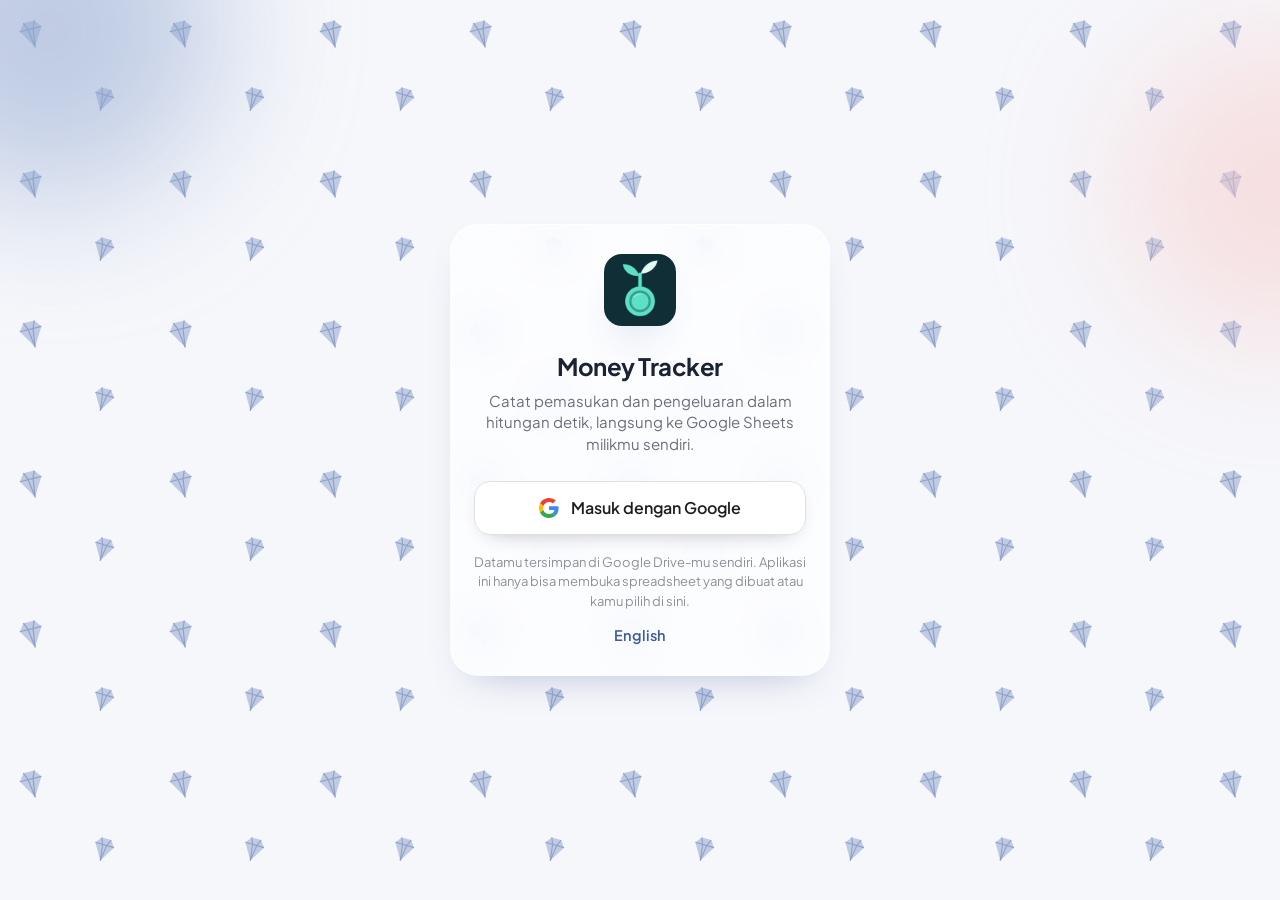
<file: index.html>
<!doctype html>
<html lang="id">
<head>
  <meta charset="utf-8">
  <meta name="viewport" content="width=device-width, initial-scale=1, viewport-fit=cover">
  <title>Money Tracker</title>
  <meta name="description" content="Catat pemasukan dan pengeluaran langsung ke Google Sheets.">
  <meta name="theme-color" content="#ffffff">
  <meta name="color-scheme" content="light">
  <meta name="apple-mobile-web-app-capable" content="yes">
  <meta name="mobile-web-app-capable" content="yes">
  <meta name="apple-mobile-web-app-status-bar-style" content="default">
  <meta name="apple-mobile-web-app-title" content="Money Tracker">
  <meta name="format-detection" content="telephone=no">
  <link rel="manifest" href="manifest.webmanifest">
  <link rel="icon" href="favicon.png" type="image/png">
  <link rel="apple-touch-icon" href="apple-touch-icon.png">
  <link rel="preconnect" href="https://fonts.googleapis.com">
  <link rel="preconnect" href="https://fonts.gstatic.com" crossorigin>
  <link href="https://fonts.googleapis.com/css2?family=Plus+Jakarta+Sans:wght@400;500;600;700;800&display=swap" rel="stylesheet">
  <link rel="stylesheet" href="app.css">
</head>
<body>
  <!-- Latar lembut: dua cahaya Serenity & Rose Quartz -->
  <div class="aura" aria-hidden="true"><span class="aura-a"></span><span class="aura-b"></span></div>

  <!-- ============ MASUK DENGAN GOOGLE ============ -->
  <section id="welcome" class="lock" hidden>
    <div class="lock-inner">
      <img class="lock-logo" src="icon-192.png" alt="" width="72" height="72">
      <h1 class="lock-title">Money Tracker</h1>
      <p class="lock-sub" data-i18n="welcome.sub">Catat pemasukan dan pengeluaran dalam hitungan detik, langsung ke Google Sheets milikmu sendiri.</p>
      <button type="button" class="btn-google" id="btnGoogle"><svg viewBox="0 0 48 48" width="20" height="20" aria-hidden="true"><path fill="#EA4335" d="M24 9.5c3.54 0 6.71 1.22 9.21 3.6l6.85-6.85C35.9 2.38 30.47 0 24 0 14.62 0 6.51 5.38 2.56 13.22l7.98 6.19C12.43 13.72 17.74 9.5 24 9.5z"/><path fill="#4285F4" d="M46.98 24.55c0-1.57-.15-3.09-.38-4.55H24v9.02h12.94c-.58 2.96-2.26 5.48-4.78 7.18l7.73 6c4.51-4.18 7.09-10.36 7.09-17.65z"/><path fill="#FBBC05" d="M10.53 28.59c-.48-1.45-.76-2.99-.76-4.59s.27-3.14.76-4.59l-7.98-6.19C.92 16.46 0 20.12 0 24c0 3.88.92 7.54 2.56 10.78l7.97-6.19z"/><path fill="#34A853" d="M24 48c6.48 0 11.93-2.13 15.89-5.81l-7.73-6c-2.15 1.45-4.92 2.3-8.16 2.3-6.26 0-11.57-4.22-13.47-9.91l-7.98 6.19C6.51 42.62 14.62 48 24 48z"/></svg><span data-i18n="welcome.google">Masuk dengan Google</span></button>
      <p class="field-error welcome-err" id="welcomeMsg" role="alert" hidden></p>
      <p class="welcome-note" data-i18n="welcome.privacy">Datamu tersimpan di Google Drive-mu sendiri. Aplikasi ini hanya bisa membuka spreadsheet yang dibuat atau kamu pilih di sini.</p>
      <button type="button" class="link-btn" id="welcomeLang">English</button>
    </div>
  </section>

  <!-- ============ PILIH SPREADSHEET ============ -->
  <section id="connect" class="lock" hidden>
    <div class="lock-inner setup-inner">
      <img class="lock-logo" src="icon-192.png" alt="" width="64" height="64">
      <h1 class="lock-title" data-i18n="connect.title">Hubungkan spreadsheet</h1>
      <p class="lock-sub" data-i18n="connect.sub">Buat spreadsheet baru dari template Money Tracker, atau pakai spreadsheet yang sudah ada.</p>
      <div class="connect-actions">
        <button type="button" class="btn-primary" id="btnCreate" data-i18n="connect.create">Buat spreadsheet baru</button>
        <button type="button" class="btn-ghost" id="btnPick" data-i18n="connect.pick">Pilih dari Google Drive</button>
      </div>
      <p class="field-error welcome-err" id="connectMsg" role="alert" hidden></p>
      <div id="connectList"></div>
      <p class="welcome-note"><span id="connectEmail"></span> <button type="button" class="link-btn" id="connectLogout" data-i18n="connect.other">Pakai akun lain</button></p>
    </div>
  </section>

  <!-- ============ APLIKASI ============ -->
  <div id="app" class="app" hidden>
    <header class="topbar">
      <div class="topbar-title">
        <h1 id="viewTitle">Beranda</h1>
        <span class="sync" id="syncState" aria-live="polite"></span>
      </div>
      <div class="topbar-actions">
        <button type="button" class="icon-btn" id="btnTheme" data-i18n-aria="theme.title" aria-label="Pilih tema">
          <svg viewBox="0 0 24 24" width="22" height="22"><path d="M12 3a9 9 0 1 0 0 18c1.3 0 2-.9 2-2 0-.6-.3-1-.6-1.4-.3-.4-.6-.8-.6-1.4 0-1.1.9-2 2-2H17a4 4 0 0 0 4-4c0-4-4-7.2-9-7.2Z" fill="none" stroke="currentColor" stroke-width="1.8" stroke-linejoin="round"/><circle cx="7.5" cy="11" r="1.3" fill="currentColor"/><circle cx="10" cy="7" r="1.3" fill="currentColor"/><circle cx="15" cy="7" r="1.3" fill="currentColor"/></svg>
        </button>
        <button type="button" class="icon-btn" id="btnRefresh" data-i18n-aria="action.refresh" aria-label="Muat ulang">
          <svg viewBox="0 0 24 24" width="22" height="22"><path d="M20 11a8 8 0 1 0-2.3 5.7M20 5v6h-6" fill="none" stroke="currentColor" stroke-width="1.8" stroke-linecap="round" stroke-linejoin="round"/></svg>
        </button>
        <button type="button" class="icon-btn" id="btnSettings" data-i18n-aria="nav.settings" aria-label="Pengaturan">
          <svg viewBox="0 0 24 24" width="22" height="22"><circle cx="12" cy="12" r="3" fill="none" stroke="currentColor" stroke-width="1.8"/><path d="M19.4 15a1.7 1.7 0 0 0 .3 1.8l.1.1a2 2 0 1 1-2.8 2.8l-.1-.1a1.7 1.7 0 0 0-1.8-.3 1.7 1.7 0 0 0-1 1.5V21a2 2 0 1 1-4 0v-.1a1.7 1.7 0 0 0-1.1-1.5 1.7 1.7 0 0 0-1.8.3l-.1.1a2 2 0 1 1-2.8-2.8l.1-.1a1.7 1.7 0 0 0 .3-1.8 1.7 1.7 0 0 0-1.5-1H3a2 2 0 1 1 0-4h.1a1.7 1.7 0 0 0 1.5-1.1 1.7 1.7 0 0 0-.3-1.8l-.1-.1a2 2 0 1 1 2.8-2.8l.1.1a1.7 1.7 0 0 0 1.8.3H9a1.7 1.7 0 0 0 1-1.5V3a2 2 0 1 1 4 0v.1a1.7 1.7 0 0 0 1 1.5 1.7 1.7 0 0 0 1.8-.3l.1-.1a2 2 0 1 1 2.8 2.8l-.1.1a1.7 1.7 0 0 0-.3 1.8V9a1.7 1.7 0 0 0 1.5 1H21a2 2 0 1 1 0 4h-.1a1.7 1.7 0 0 0-1.5 1Z" fill="none" stroke="currentColor" stroke-width="1.5"/></svg>
        </button>
      </div>
    </header>

    <main class="views">
      <!-- BERANDA -->
      <section class="view" id="view-home" data-view="home">
        <div class="period" id="periodHome" role="tablist"></div>
        <div class="custom-range" id="customHome" hidden></div>

        <article class="hero glass" id="hero" aria-live="polite"></article>

        <h2 class="section-title" data-i18n="home.insights">Insight</h2>
        <div class="insights" id="insights"></div>

        <div class="section-head">
          <h2 class="section-title" data-i18n="home.recent">Transaksi terbaru</h2>
          <button type="button" class="link-btn" data-goto="history" data-i18n="home.seeAll">Lihat semua</button>
        </div>
        <ul class="tx-list" id="recentList"></ul>
      </section>

      <!-- RIWAYAT -->
      <section class="view" id="view-history" data-view="history" hidden>
        <div class="search">
          <svg viewBox="0 0 24 24" width="20" height="20" aria-hidden="true"><circle cx="11" cy="11" r="7" fill="none" stroke="currentColor" stroke-width="1.8"/><path d="m20 20-3.5-3.5" stroke="currentColor" stroke-width="1.8" stroke-linecap="round"/></svg>
          <input id="hSearch" type="search" enterkeyhint="search" autocomplete="off" data-i18n-ph="history.search" placeholder="Cari catatan, kategori, nominal">
        </div>
        <div class="filters">
          <div class="seg seg-sm" id="hType" role="tablist">
            <button type="button" data-v="all" class="on" data-i18n="history.all">Semua</button>
            <button type="button" data-v="expense" data-i18n="type.expense">Pengeluaran</button>
            <button type="button" data-v="income" data-i18n="type.income">Pemasukan</button>
          </div>
          <div class="filter-row">
            <label class="select">
              <span class="sr-only" data-i18n="field.category">Kategori</span>
              <select id="hCategory"></select>
            </label>
            <label class="date-pill"><span data-i18n="history.from">Dari</span><input type="date" id="hFrom"></label>
            <label class="date-pill"><span data-i18n="history.to">Sampai</span><input type="date" id="hTo"></label>
          </div>
        </div>
        <p class="result-meta" id="hMeta"></p>
        <div id="historyList"></div>
      </section>

      <!-- ANALISIS -->
      <section class="view" id="view-stats" data-view="stats" hidden>
        <div class="period" id="periodStats" role="tablist"></div>
        <div class="custom-range" id="customStats" hidden></div>

        <article class="card">
          <div class="card-head">
            <h2 data-i18n="stats.byCategory">Pengeluaran per kategori</h2>
            <span class="card-sub" id="catTotal"></span>
          </div>
          <div id="chartCategory"></div>
        </article>

        <article class="card">
          <div class="card-head">
            <h2 data-i18n="stats.trend">Tren pengeluaran</h2>
            <div class="seg seg-xs" id="trendGran">
              <button type="button" data-v="day" class="on" data-i18n="stats.daily">Harian</button>
              <button type="button" data-v="month" data-i18n="stats.monthly">Bulanan</button>
            </div>
          </div>
          <div class="chart" id="chartTrend"></div>
        </article>

        <article class="card">
          <div class="card-head">
            <h2 data-i18n="stats.compare">Pemasukan vs pengeluaran</h2>
            <span class="card-sub" data-i18n="stats.last6">6 bulan terakhir</span>
          </div>
          <div class="legend" id="compareLegend"></div>
          <div class="chart" id="chartCompare"></div>
          <details class="table-toggle">
            <summary data-i18n="stats.showTable">Lihat sebagai tabel</summary>
            <div id="compareTable"></div>
          </details>
        </article>
      </section>

      <!-- ASET -->
      <section class="view" id="view-assets" data-view="assets" hidden>
        <article class="hero glass" id="assetHero"></article>
        <div id="assetList"></div>
      </section>
    </main>

    <!-- Navigasi bawah -->
    <nav class="tabbar" aria-label="Navigasi">
      <button type="button" class="tab on" data-goto="home">
        <svg viewBox="0 0 24 24" width="24" height="24" aria-hidden="true"><path d="M4 10.5 12 4l8 6.5V19a1 1 0 0 1-1 1h-4.5v-5.5h-5V20H5a1 1 0 0 1-1-1v-8.5Z" fill="none" stroke="currentColor" stroke-width="1.8" stroke-linejoin="round"/></svg>
        <span data-i18n="nav.home">Beranda</span>
      </button>
      <button type="button" class="tab" data-goto="history">
        <svg viewBox="0 0 24 24" width="24" height="24" aria-hidden="true"><path d="M8 6h12M8 12h12M8 18h12" stroke="currentColor" stroke-width="1.8" stroke-linecap="round"/><circle cx="4" cy="6" r="1.2" fill="currentColor"/><circle cx="4" cy="12" r="1.2" fill="currentColor"/><circle cx="4" cy="18" r="1.2" fill="currentColor"/></svg>
        <span data-i18n="nav.history">Riwayat</span>
      </button>
      <button type="button" class="fab" id="fab" data-i18n-aria="action.add" aria-label="Tambah transaksi">
        <svg viewBox="0 0 24 24" width="28" height="28" aria-hidden="true"><path d="M12 5v14M5 12h14" stroke="currentColor" stroke-width="2.4" stroke-linecap="round"/></svg>
      </button>
      <button type="button" class="tab" data-goto="stats">
        <svg viewBox="0 0 24 24" width="24" height="24" aria-hidden="true"><path d="M5 20V11M12 20V5M19 20v-6" stroke="currentColor" stroke-width="1.8" stroke-linecap="round"/></svg>
        <span data-i18n="nav.stats">Analisis</span>
      </button>
      <button type="button" class="tab" data-goto="assets">
        <svg viewBox="0 0 24 24" width="24" height="24" aria-hidden="true"><rect x="3" y="6" width="18" height="13" rx="2.5" fill="none" stroke="currentColor" stroke-width="1.8"/><path d="M3 10h18M16 14.5h2" stroke="currentColor" stroke-width="1.8" stroke-linecap="round"/><path d="M7 6V4.8A1.8 1.8 0 0 1 8.8 3h6.4A1.8 1.8 0 0 1 17 4.8V6" fill="none" stroke="currentColor" stroke-width="1.8"/></svg>
        <span data-i18n="nav.assets">Aset</span>
      </button>
    </nav>
  </div>

  <!-- ============ LEMBAR BAWAH (form) ============ -->
  <div class="scrim" id="scrim" hidden></div>

  <section class="sheet" id="txSheet" role="dialog" aria-modal="true" aria-labelledby="txTitle" hidden>
    <div class="sheet-grip" aria-hidden="true"></div>
    <header class="sheet-head">
      <h2 id="txTitle" data-i18n="tx.new">Transaksi baru</h2>
      <button type="button" class="icon-btn" data-close data-i18n-aria="action.close" aria-label="Tutup">
        <svg viewBox="0 0 24 24" width="22" height="22"><path d="m6 6 12 12M18 6 6 18" stroke="currentColor" stroke-width="2" stroke-linecap="round"/></svg>
      </button>
    </header>
    <form id="txForm" class="sheet-body" novalidate>
      <div class="seg seg-type" id="txType" role="tablist">
        <button type="button" data-v="expense" class="on" data-i18n="type.expense">Pengeluaran</button>
        <button type="button" data-v="income" data-i18n="type.income">Pemasukan</button>
      </div>

      <label class="amount-field" id="amountField">
        <span class="sr-only" data-i18n="field.amount">Nominal</span>
        <span class="amount-prefix">Rp</span>
        <input id="txAmount" type="text" inputmode="numeric" autocomplete="off" enterkeyhint="done" placeholder="0" aria-describedby="amountErr">
      </label>
      <p class="field-error" id="amountErr" hidden></p>

      <div class="field">
        <span class="field-label" data-i18n="field.category">Kategori</span>
        <div class="chips" id="txCats" role="listbox"></div>
        <p class="field-error" id="catErr" hidden></p>
      </div>

      <div class="field">
        <span class="field-label" id="methodLabel" data-i18n="field.method">Sumber dana / metode bayar</span>
        <div class="chips chips-scroll" id="txMethods" role="listbox"></div>
      </div>

      <div class="field">
        <span class="field-label" data-i18n="field.date">Tanggal</span>
        <div class="date-row">
          <button type="button" class="chip" data-d="0" data-i18n="date.today">Hari ini</button>
          <button type="button" class="chip" data-d="-1" data-i18n="date.yesterday">Kemarin</button>
          <input type="date" id="txDate" class="date-input" required>
        </div>
      </div>

      <label class="field">
        <span class="field-label"><span data-i18n="field.notes">Catatan</span> <em data-i18n="field.optional">(opsional)</em></span>
        <input id="txNotes" type="text" maxlength="500" autocomplete="off" enterkeyhint="done" data-i18n-ph="field.notesPh" placeholder="Contoh: makan siang bareng tim">
      </label>

      <div class="sheet-actions">
        <button type="button" class="btn-danger" id="txDelete" hidden data-i18n="action.delete">Hapus</button>
        <button type="submit" class="btn-primary" id="txSave" data-i18n="action.save">Simpan</button>
      </div>
    </form>
  </section>

  <section class="sheet" id="assetSheet" role="dialog" aria-modal="true" aria-labelledby="assetTitle" hidden>
    <div class="sheet-grip" aria-hidden="true"></div>
    <header class="sheet-head">
      <h2 id="assetTitle">Aset</h2>
      <button type="button" class="icon-btn" data-close data-i18n-aria="action.close" aria-label="Tutup">
        <svg viewBox="0 0 24 24" width="22" height="22"><path d="m6 6 12 12M18 6 6 18" stroke="currentColor" stroke-width="2" stroke-linecap="round"/></svg>
      </button>
    </header>
    <form id="assetForm" class="sheet-body" novalidate>
      <p class="sheet-hint" id="assetHint"></p>
      <label class="amount-field">
        <span class="sr-only" data-i18n="asset.value">Nilai</span>
        <span class="amount-prefix">Rp</span>
        <input id="assetValue" type="text" inputmode="numeric" autocomplete="off" placeholder="0">
      </label>
      <p class="field-error" id="assetErr" hidden></p>
      <label class="field">
        <span class="field-label" data-i18n="asset.location">Lokasi / platform</span>
        <input id="assetLocation" type="text" maxlength="100" autocomplete="off" data-i18n-ph="asset.locationPh" placeholder="Contoh: BCA, Bibit, Pegadaian">
      </label>
      <label class="field">
        <span class="field-label"><span data-i18n="field.notes">Catatan</span> <em data-i18n="field.optional">(opsional)</em></span>
        <input id="assetNotes" type="text" maxlength="500" autocomplete="off">
      </label>
      <div class="sheet-actions">
        <button type="submit" class="btn-primary" id="assetSave" data-i18n="asset.save">Perbarui nilai</button>
      </div>
    </form>
  </section>

  <section class="sheet" id="settingsSheet" role="dialog" aria-modal="true" aria-labelledby="settingsTitle" hidden>
    <div class="sheet-grip" aria-hidden="true"></div>
    <header class="sheet-head">
      <h2 id="settingsTitle" data-i18n="nav.settings">Pengaturan</h2>
      <button type="button" class="icon-btn" data-close data-i18n-aria="action.close" aria-label="Tutup">
        <svg viewBox="0 0 24 24" width="22" height="22"><path d="m6 6 12 12M18 6 6 18" stroke="currentColor" stroke-width="2" stroke-linecap="round"/></svg>
      </button>
    </header>
    <div class="sheet-body">
      <div class="field">
        <span class="field-label" data-i18n="settings.language">Bahasa</span>
        <div class="seg" id="langSeg">
          <button type="button" data-v="id">Bahasa Indonesia</button>
          <button type="button" data-v="en">English</button>
        </div>
      </div>

      <div class="settings-list">
        <button type="button" class="settings-item" id="btnThemeSettings"><span data-i18n="theme.title">Pilih tema</span><span class="tag" id="themeNameTag"></span></button>
        <a class="settings-item" id="openSheet" href="#" target="_blank" rel="noopener">
          <span data-i18n="settings.openSheet">Buka spreadsheet</span>
          <svg viewBox="0 0 24 24" width="18" height="18" aria-hidden="true"><path d="M14 5h5v5M19 5l-8 8M18 14v4a1 1 0 0 1-1 1H6a1 1 0 0 1-1-1V7a1 1 0 0 1 1-1h4" fill="none" stroke="currentColor" stroke-width="1.8" stroke-linecap="round" stroke-linejoin="round"/></svg>
        </a>
        <button type="button" class="settings-item" id="btnChangeSheet"><span data-i18n="settings.changeSheet">Ganti spreadsheet</span></button>
        <button type="button" class="settings-item danger" id="btnLogout"><span data-i18n="settings.logout">Keluar dari akun Google</span></button>
      </div>



      <p class="settings-foot" id="settingsFoot"></p>
    </div>
  </section>

  <section class="sheet" id="themeSheet" role="dialog" aria-modal="true" aria-labelledby="themeTitle" hidden>
    <div class="sheet-grip" aria-hidden="true"></div>
    <header class="sheet-head">
      <h2 id="themeTitle" data-i18n="theme.title">Pilih tema</h2>
      <button type="button" class="icon-btn" data-close data-i18n-aria="action.close" aria-label="Tutup">
        <svg viewBox="0 0 24 24" width="22" height="22"><path d="m6 6 12 12M18 6 6 18" stroke="currentColor" stroke-width="2" stroke-linecap="round"/></svg>
      </button>
    </header>
    <div class="sheet-body">
      <div class="seg seg-sm theme-groups" id="themeGroups" role="tablist">
        <button type="button" data-g="all" class="on" data-i18n="theme.all">Semua</button>
        <button type="button" data-g="f" data-i18n="theme.f">Cewek</button>
        <button type="button" data-g="m" data-i18n="theme.m">Cowok</button>
        <button type="button" data-g="n" data-i18n="theme.n">Netral</button>
      </div>
      <div class="plain-picker" id="plainPicker" hidden>
        <label class="field-label" for="plainColor" data-i18n="theme.pick">Pilih warnamu</label>
        <input type="color" id="plainColor" value="#7c8cff">
        <div class="chips" id="plainSwatches"></div>
      </div>
      <div class="theme-grid" id="themeGrid" role="listbox"></div>
    </div>
  </section>

  <!-- Konfirmasi -->
  <div class="dialog-wrap" id="confirm" hidden>
    <div class="dialog" role="alertdialog" aria-modal="true" aria-labelledby="confirmTitle" aria-describedby="confirmText">
      <h2 id="confirmTitle"></h2>
      <p id="confirmText"></p>
      <div class="dialog-actions">
        <button type="button" class="btn-ghost" id="confirmNo"></button>
        <button type="button" class="btn-danger solid" id="confirmYes"></button>
      </div>
    </div>
  </div>

  <div class="toasts" id="toasts" aria-live="polite" aria-atomic="false"></div>
  <div class="chart-tip" id="chartTip" role="status" hidden></div>

  <script src="config.js"></script>
  <script src="i18n.js"></script>
  <script src="themes.js"></script>
  <script src="google.js"></script>
  <script src="charts.js"></script>
  <script src="app.js"></script>
</body>
</html>
</file>
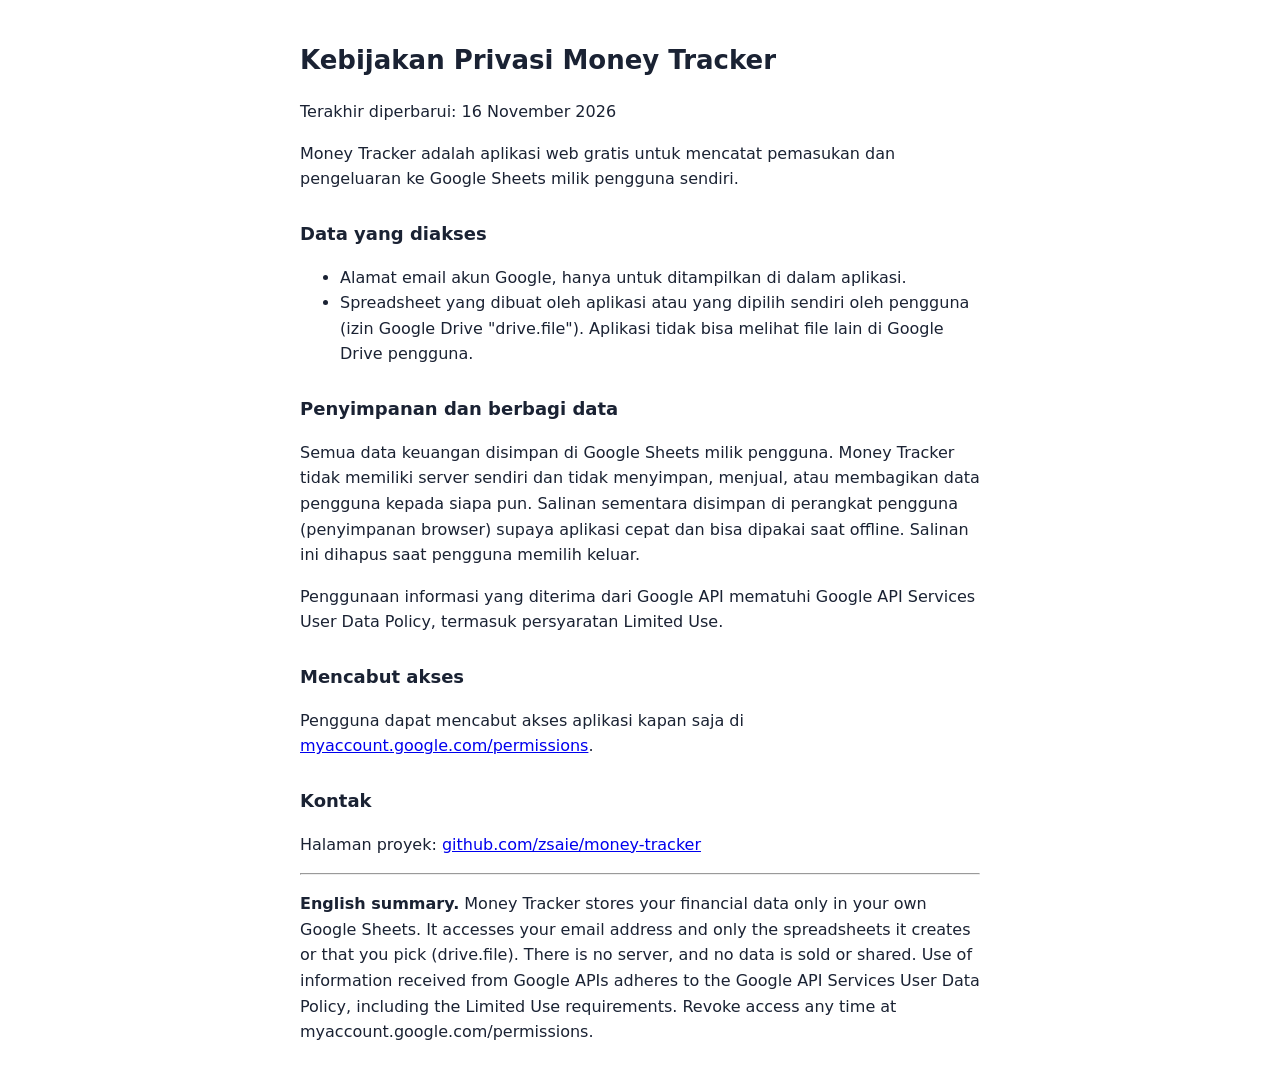
<file: privacy.html>
<!doctype html>
<html lang="id">
<head>
<meta charset="utf-8">
<meta name="viewport" content="width=device-width, initial-scale=1">
<title>Kebijakan Privasi - Money Tracker</title>
<style>body{font-family:system-ui,-apple-system,"Segoe UI",sans-serif;max-width:680px;margin:40px auto;padding:0 20px;line-height:1.6;color:#1a2233}h1{font-size:26px}h2{font-size:18px;margin-top:28px}</style>
</head>
<body>
<h1>Kebijakan Privasi Money Tracker</h1>
<p>Terakhir diperbarui: 16 November 2026</p>
<p>Money Tracker adalah aplikasi web gratis untuk mencatat pemasukan dan pengeluaran ke Google Sheets milik pengguna sendiri.</p>
<h2>Data yang diakses</h2>
<ul>
<li>Alamat email akun Google, hanya untuk ditampilkan di dalam aplikasi.</li>
<li>Spreadsheet yang dibuat oleh aplikasi atau yang dipilih sendiri oleh pengguna (izin Google Drive "drive.file"). Aplikasi tidak bisa melihat file lain di Google Drive pengguna.</li>
</ul>
<h2>Penyimpanan dan berbagi data</h2>
<p>Semua data keuangan disimpan di Google Sheets milik pengguna. Money Tracker tidak memiliki server sendiri dan tidak menyimpan, menjual, atau membagikan data pengguna kepada siapa pun. Salinan sementara disimpan di perangkat pengguna (penyimpanan browser) supaya aplikasi cepat dan bisa dipakai saat offline. Salinan ini dihapus saat pengguna memilih keluar.</p>
<p>Penggunaan informasi yang diterima dari Google API mematuhi Google API Services User Data Policy, termasuk persyaratan Limited Use.</p>
<h2>Mencabut akses</h2>
<p>Pengguna dapat mencabut akses aplikasi kapan saja di <a href="https://myaccount.google.com/permissions">myaccount.google.com/permissions</a>.</p>
<h2>Kontak</h2>
<p>Halaman proyek: <a href="https://github.com/zsaie/money-tracker">github.com/zsaie/money-tracker</a></p>
<hr>
<p lang="en"><strong>English summary.</strong> Money Tracker stores your financial data only in your own Google Sheets. It accesses your email address and only the spreadsheets it creates or that you pick (drive.file). There is no server, and no data is sold or shared. Use of information received from Google APIs adheres to the Google API Services User Data Policy, including the Limited Use requirements. Revoke access any time at myaccount.google.com/permissions.</p>
</body>
</html>
</file>
<file: app.css>
/* =========================================================
   Money Tracker — gaya tampilan
   Palet: putih bersih + Serenity (biru) & Rose Quartz (pink)
   ========================================================= */
:root {
  --paper: #ffffff;
  --mist: #f6f7fb;
  --ink: #1a2233;
  --ink-2: #566078;
  --ink-3: #8a92a6;
  --line: #e8eaf1;
  --line-2: #dfe3ec;

  --serenity: #92a8d1;
  --serenity-soft: #e7edf8;
  --serenity-ink: #3d5a99;   /* pemasukan / aksi */
  --rose: #f7cac9;
  --rose-soft: #fcebec;
  --rose-ink: #b4466a;       /* pengeluaran */

  --c-income: #5873b5;       /* warna grafik (lulus uji buta warna) */
  --c-expense: #d0688c;

  --good: #1d7a55;
  --bad: #b4466a;

  --grad: linear-gradient(135deg, #92a8d1 0%, #c9b8dc 50%, #f7cac9 100%);
  --grad-strong: linear-gradient(120deg, #4f6bae 0%, #c35f86 100%);

  --r-xl: 28px;
  --r-lg: 20px;
  --r-md: 14px;
  --r-sm: 10px;

  --shadow-glass: 0 1px 0 rgba(255,255,255,.9) inset, 0 18px 40px -24px rgba(61,90,153,.45);
  /* nilai bawaan; js/themes.js menimpanya sesuai tema */
  --glass: rgba(255,255,255,.68); --bar: rgba(255,255,255,.8); --bar-top: rgba(246,247,251,.72);
  --seg: #eceef5; --track: #f3f4f8; --hover: rgba(146,168,209,.18); --focus: rgba(146,168,209,.22); --inset: #fff;
  --edge-a: rgba(146,168,209,.9); --edge-mid: rgba(255,255,255,.6); --edge-b: rgba(247,202,201,.95);
  --btn-shadow: rgba(79,107,174,.8); --fab-shadow: rgba(180,70,106,.55); --fab-ink: #1a2233;
  --aura-o: .55; --pattern: none; --pattern-o: .5; --art: none; --art-o: .5;
  --chart-grid: #eceef4; --chart-axis: #c9cedb;
  --shadow-pop: 0 12px 32px -10px rgba(26,34,51,.28);

  --tabbar-h: 68px;
  --safe-b: env(safe-area-inset-bottom, 0px);
  --safe-t: env(safe-area-inset-top, 0px);

  --font: "Plus Jakarta Sans", system-ui, -apple-system, "Segoe UI", Roboto, sans-serif;
  --ease: cubic-bezier(.2,.8,.2,1);
}

* { box-sizing: border-box; }
html { -webkit-text-size-adjust: 100%; }
body {
  margin: 0;
  font-family: var(--font);
  font-size: 16px;
  line-height: 1.45;
  color: var(--ink);
  background: var(--mist);
  -webkit-font-smoothing: antialiased;
  -webkit-tap-highlight-color: transparent;
  overscroll-behavior-y: none;
}
button, input, select { font: inherit; color: inherit; }
button { cursor: pointer; }
[hidden] { display: none !important; }
.sr-only { position: absolute; width: 1px; height: 1px; overflow: hidden; clip: rect(0 0 0 0); white-space: nowrap; }
:focus-visible { outline: 2px solid var(--serenity-ink); outline-offset: 2px; border-radius: 8px; }
.num { font-variant-numeric: tabular-nums; letter-spacing: -0.01em; }

/* Latar cahaya lembut */
.aura { position: fixed; inset: 0; z-index: -1; overflow: hidden; pointer-events: none; }
.aura::before { content: ""; position: absolute; inset: 0; background-image: var(--pattern); opacity: var(--pattern-o); }
.aura span { position: absolute; border-radius: 50%; filter: blur(70px); opacity: var(--aura-o); }
.aura-a { width: 340px; height: 340px; background: var(--serenity); top: -140px; left: -120px; }
.aura-b { width: 300px; height: 300px; background: var(--rose); top: 40px; right: -150px; }

.glass {
  position: relative;
  background: var(--glass);
  -webkit-backdrop-filter: blur(22px) saturate(160%);
  backdrop-filter: blur(22px) saturate(160%);
  box-shadow: var(--shadow-glass);
  border-radius: var(--r-xl);
}
.glass::before { /* tepi gradasi tipis */
  content: ""; position: absolute; inset: 0; border-radius: inherit; padding: 1.2px;
  background: linear-gradient(140deg, var(--edge-a), var(--edge-mid) 45%, var(--edge-b));
  -webkit-mask: linear-gradient(#000 0 0) content-box, linear-gradient(#000 0 0);
  -webkit-mask-composite: xor; mask-composite: exclude; pointer-events: none;
}

/* ================= Layar PIN ================= */
.lock {
  min-height: 100dvh; display: grid; place-items: center;
  padding: calc(24px + var(--safe-t)) 24px calc(24px + var(--safe-b));
}
.lock-inner { width: 100%; max-width: 340px; text-align: center; }
.lock-logo { border-radius: 18px; box-shadow: var(--shadow-glass); }
.lock-title { font-size: 24px; font-weight: 700; letter-spacing: -0.02em; margin: 18px 0 6px; }
.lock-sub { color: var(--ink-2); margin: 0 0 26px; min-height: 2.9em; font-size: 15px; }
.lock-sub.err { color: var(--bad); font-weight: 600; }
.pin-dots { display: flex; justify-content: center; gap: 14px; margin-bottom: 34px; }
.pin-dots i { width: 14px; height: 14px; border-radius: 50%; border: 1.6px solid var(--serenity); transition: background .15s, transform .15s; }
.pin-dots i.on { background: var(--grad-strong); border-color: transparent; transform: scale(1.08); }
.pin-dots.shake { animation: shake .4s; }
@keyframes shake { 20%,60% { transform: translateX(-9px); } 40%,80% { transform: translateX(9px); } }
.pin-pad { display: grid; grid-template-columns: repeat(3, 1fr); gap: 14px 22px; }
.pin-pad button {
  height: 70px; border-radius: 50%; border: 0; aspect-ratio: 1; justify-self: center;
  background: var(--glass); box-shadow: 0 1px 0 var(--inset) inset, 0 6px 16px -10px var(--btn-shadow); color: var(--ink);
  font-size: 26px; font-weight: 600; display: grid; place-items: center;
  transition: transform .08s, background .15s;
}
.pin-pad button:active { transform: scale(.94); background: var(--serenity-soft); }
.pin-pad .pin-aux { background: transparent; box-shadow: none; font-size: 15px; color: var(--ink-2); }
.pin-pad.busy { opacity: .5; pointer-events: none; }

.setup-inner { text-align: left; }
.setup-inner .lock-logo, .setup-inner .lock-title, .setup-inner .lock-sub { text-align: left; }
.setup-form { display: grid; gap: 14px; }

/* ================= Kerangka aplikasi ================= */
.app { min-height: 100dvh; padding-bottom: calc(var(--tabbar-h) + var(--safe-b) + 28px); }
.topbar {
  position: sticky; top: 0; z-index: 20;
  display: flex; align-items: center; justify-content: space-between;
  padding: calc(10px + var(--safe-t)) 16px 10px 20px;
  background: var(--bar-top);
  -webkit-backdrop-filter: blur(16px); backdrop-filter: blur(16px);
}
.topbar-title { display: flex; align-items: baseline; gap: 10px; min-width: 0; }
.topbar h1 { font-size: 22px; font-weight: 700; letter-spacing: -0.02em; margin: 0; }
.sync { font-size: 12.5px; color: var(--ink-3); white-space: nowrap; }
.sync.warn { color: var(--rose-ink); font-weight: 600; }
.topbar-actions { display: flex; gap: 4px; }
.icon-btn {
  width: 44px; height: 44px; border: 0; border-radius: 50%; background: transparent;
  display: grid; place-items: center; color: var(--ink-2);
}
.icon-btn:active { background: var(--hover); }
.icon-btn.spin svg { animation: spin 1s linear infinite; }
@keyframes spin { to { transform: rotate(360deg); } }

.views { max-width: 640px; margin: 0 auto; padding: 4px 16px 0; }
.view { animation: viewIn .28s var(--ease); }
@keyframes viewIn { from { opacity: 0; transform: translateY(6px); } to { opacity: 1; transform: none; } }

.section-title { font-size: 17px; font-weight: 700; letter-spacing: -0.01em; margin: 26px 4px 10px; }
.section-head { display: flex; align-items: baseline; justify-content: space-between; }
.link-btn { border: 0; background: none; color: var(--serenity-ink); font-weight: 600; font-size: 14.5px; padding: 8px 4px; }

/* Periode */
.period { display: flex; gap: 8px; overflow-x: auto; padding: 4px 2px 12px; scrollbar-width: none; }
.period::-webkit-scrollbar { display: none; }
.period button {
  flex: 0 0 auto; min-height: 38px; padding: 0 15px; border-radius: 999px;
  border: 1px solid var(--line-2); background: var(--glass); font-size: 14.5px; font-weight: 500; color: var(--ink-2);
  transition: background .2s, color .2s, border-color .2s;
}
.period button.on { background: var(--ink); border-color: var(--ink); color: var(--paper); font-weight: 600; }
.custom-range { display: flex; gap: 8px; margin: -2px 0 14px; }
.custom-range label { flex: 1; }

/* Hero */
.hero { padding: 22px 22px 20px; overflow: hidden; }
.hero > *:not(.hero-art) { position: relative; }
.hero-art { position: absolute; right: -24px; top: -26px; width: 112px; height: 112px; background: var(--art) center / contain no-repeat; opacity: var(--art-o); transform: rotate(12deg); pointer-events: none; }
.hero-label { font-size: 14px; color: var(--ink-2); margin: 0; font-weight: 500; }
.hero-amount { font-size: clamp(32px, 9.5vw, 42px); font-weight: 800; letter-spacing: -0.03em; margin: 4px 0 0; line-height: 1.1; }
.hero-amount.neg { color: var(--rose-ink); }
.hero-range { font-size: 13px; color: var(--ink-3); margin: 6px 0 18px; }
.hero-split { display: grid; grid-template-columns: 1fr 1fr; gap: 12px; }
.hero-split div { min-width: 0; }
.hero-split .k { display: flex; align-items: center; gap: 7px; font-size: 13.5px; color: var(--ink-2); }
.hero-split .v { font-size: 18px; font-weight: 700; margin-top: 2px; white-space: nowrap; overflow: hidden; text-overflow: ellipsis; }
.dot { width: 9px; height: 9px; border-radius: 50%; flex: 0 0 auto; }
.dot.in { background: var(--c-income); }
.dot.out { background: var(--c-expense); }
.ratio { margin-top: 16px; }
.ratio-bar { height: 8px; border-radius: 99px; background: var(--serenity-soft); overflow: hidden; }
.ratio-bar span { display: block; height: 100%; border-radius: 99px; background: var(--grad-strong); transition: width .6s var(--ease); }
.ratio-bar.over span { background: var(--rose-ink); }
.ratio-text { font-size: 13px; color: var(--ink-2); margin: 8px 0 0; }

/* Insight */
.insights { background: var(--paper); border: 1px solid var(--line); border-radius: var(--r-lg); overflow: hidden; }
.insight { display: grid; grid-template-columns: 40px 1fr; gap: 12px; padding: 14px 16px; align-items: start; }
.insight + .insight { border-top: 1px solid var(--line); }
.insight-ico { width: 40px; height: 40px; border-radius: 12px; display: grid; place-items: center; background: var(--serenity-soft); color: var(--serenity-ink); }
.insight-ico.rose { background: var(--rose-soft); color: var(--rose-ink); }
.insight h3 { margin: 0; font-size: 13.5px; font-weight: 500; color: var(--ink-2); }
.insight p { margin: 1px 0 0; font-size: 16px; font-weight: 700; }
.insight small { display: block; font-size: 13px; color: var(--ink-2); margin-top: 2px; font-weight: 500; }
.delta-good { color: var(--good); }
.delta-bad { color: var(--bad); }

/* Daftar transaksi */
.tx-list { list-style: none; margin: 0; padding: 0; background: var(--paper); border: 1px solid var(--line); border-radius: var(--r-lg); overflow: hidden; }
.tx-list:empty { display: none; }
.tx {
  display: grid; grid-template-columns: 42px minmax(0, 1fr) auto; gap: 12px; align-items: center;
  padding: 12px 14px; width: 100%; border: 0; background: none; text-align: left; min-height: 64px;
}
.tx-list li + li .tx { border-top: 1px solid var(--line); }
.tx:active { background: var(--hover); }
.tx-ico { width: 42px; height: 42px; border-radius: 13px; display: grid; place-items: center; font-weight: 700; font-size: 15px; }
.tx-ico.in { background: var(--serenity-soft); color: var(--serenity-ink); }
.tx-ico.out { background: var(--rose-soft); color: var(--rose-ink); }
.tx-main { min-width: 0; }
.tx-cat { font-weight: 600; font-size: 15.5px; white-space: nowrap; overflow: hidden; text-overflow: ellipsis; }
.tx-sub { font-size: 13px; color: var(--ink-2); display: flex; gap: 6px; align-items: center; min-width: 0; }
.tx-sub .note { white-space: nowrap; overflow: hidden; text-overflow: ellipsis; }
.tag { flex: 0 0 auto; font-size: 11.5px; font-weight: 600; padding: 1px 7px; border-radius: 6px; background: var(--seg); color: var(--ink-2); }
.tag.pending { background: var(--rose-soft); color: var(--rose-ink); }
.tx-amt { font-weight: 700; font-size: 15.5px; white-space: nowrap; text-align: right; }
.tx-amt.in { color: var(--serenity-ink); }
.tx-amt.out { color: var(--ink); }
.tx-date { display: block; font-size: 12px; color: var(--ink-3); font-weight: 500; }

.day-group { margin-bottom: 14px; }
.day-head { display: flex; justify-content: space-between; align-items: baseline; padding: 6px 6px 8px; font-size: 13.5px; color: var(--ink-2); font-weight: 600; }
.day-head .num { font-weight: 600; }

/* Riwayat */
.search { display: flex; align-items: center; gap: 10px; background: var(--paper); border: 1px solid var(--line-2); border-radius: var(--r-md); padding: 0 14px; color: var(--ink-3); }
.search input { flex: 1; border: 0; outline: 0; background: none; height: 48px; font-size: 16px; color: var(--ink); min-width: 0; }
.filters { margin: 12px 0 4px; display: grid; gap: 10px; }
.filter-row { display: flex; gap: 8px; overflow-x: auto; scrollbar-width: none; padding-bottom: 2px; }
.filter-row::-webkit-scrollbar { display: none; }
.select select, .date-pill input {
  height: 40px; border-radius: 999px; border: 1px solid var(--line-2); background: var(--paper);
  padding: 0 14px; font-size: 14.5px; color: var(--ink);
}
.select select { appearance: none; -webkit-appearance: none; padding-right: 32px; max-width: 190px;
  background: var(--paper) url("data:image/svg+xml,%3Csvg xmlns='http://www.w3.org/2000/svg' width='12' height='12' viewBox='0 0 24 24'%3E%3Cpath d='m6 9 6 6 6-6' fill='none' stroke='%23566078' stroke-width='2.4' stroke-linecap='round'/%3E%3C/svg%3E") no-repeat right 13px center; }
.date-pill { display: flex; align-items: center; gap: 6px; flex: 0 0 auto; font-size: 13px; color: var(--ink-2); }
.date-pill input { padding: 0 10px; font-size: 14px; }
.result-meta { font-size: 13px; color: var(--ink-3); margin: 10px 6px; }
.load-more { display: block; margin: 14px auto 0; }

/* Segmented control */
.seg { display: flex; background: var(--seg); border-radius: 14px; padding: 4px; gap: 4px; }
.seg button { flex: 1; border: 0; background: transparent; border-radius: 11px; min-height: 40px; font-weight: 600; font-size: 14.5px; color: var(--ink-2); transition: background .2s, color .2s, box-shadow .2s; }
.seg button.on { background: var(--paper); color: var(--ink); box-shadow: 0 2px 8px -3px rgba(26,34,51,.22); }
.seg-sm button { min-height: 36px; font-size: 14px; }
.seg-xs { padding: 3px; border-radius: 11px; }
.seg-xs button { white-space: nowrap; min-height: 30px; padding: 0 10px; font-size: 13px; border-radius: 9px; }
.seg-type { padding: 5px; border-radius: 16px; }
.seg-type button { min-height: 46px; font-size: 15.5px; border-radius: 12px; }
.seg-type button[data-v="expense"].on { color: var(--rose-ink); }
.seg-type button[data-v="income"].on { color: var(--serenity-ink); }

/* Kartu grafik */
.card { background: var(--paper); border: 1px solid var(--line); border-radius: var(--r-lg); padding: 18px 16px 16px; margin-bottom: 14px; }
.card-head { display: flex; justify-content: space-between; align-items: center; gap: 10px; margin-bottom: 14px; }
.card-head h2 { font-size: 16px; font-weight: 700; margin: 0; letter-spacing: -0.01em; }
.card-sub { font-size: 13px; color: var(--ink-3); white-space: nowrap; }
.chart { position: relative; width: 100%; }
.chart svg { display: block; width: 100%; height: auto; overflow: visible; touch-action: pan-y; }
.legend { display: flex; gap: 16px; font-size: 13px; color: var(--ink-2); margin: -6px 0 8px; }
.legend span { display: inline-flex; align-items: center; gap: 6px; }

.bars { display: grid; gap: 12px; }
.bar-row { display: grid; gap: 5px; }
.bar-top { display: flex; justify-content: space-between; gap: 10px; font-size: 14px; }
.bar-top .name { font-weight: 600; min-width: 0; white-space: nowrap; overflow: hidden; text-overflow: ellipsis; }
.bar-top .val { color: var(--ink); font-weight: 600; white-space: nowrap; }
.bar-top .val small { color: var(--ink-3); font-weight: 500; margin-left: 6px; }
.bar-track { height: 10px; border-radius: 99px; background: var(--track); overflow: hidden; }
.bar-fill { height: 100%; border-radius: 4px 99px 99px 4px; background: var(--c-expense); transform-origin: left; animation: grow .6s var(--ease) both; }
@keyframes grow { from { transform: scaleX(0); } }

.table-toggle { margin-top: 12px; font-size: 14px; }
.table-toggle summary { color: var(--serenity-ink); font-weight: 600; cursor: pointer; padding: 6px 0; }
.mini-table { width: 100%; border-collapse: collapse; margin-top: 6px; font-size: 13.5px; }
.mini-table th, .mini-table td { padding: 7px 4px; text-align: right; border-bottom: 1px solid var(--line); }
.mini-table th:first-child, .mini-table td:first-child { text-align: left; }
.mini-table th { color: var(--ink-2); font-weight: 600; }

.chart-tip {
  position: fixed; z-index: 90; pointer-events: none; transform: translate(-50%, calc(-100% - 12px));
  background: var(--ink); color: var(--paper); border-radius: 10px; padding: 7px 10px; font-size: 12.5px; line-height: 1.35; white-space: nowrap;
  box-shadow: var(--shadow-pop);
}
.chart-tip b { font-weight: 700; }
.chart-tip .row { display: flex; align-items: center; gap: 6px; }

/* Aset */
.asset-group { margin-top: 22px; }
.asset-group-head { display: flex; justify-content: space-between; align-items: baseline; margin: 0 6px 8px; }
.asset-group-head h2 { font-size: 16px; margin: 0; font-weight: 700; }
.asset-group-head span { font-size: 14px; font-weight: 600; color: var(--ink-2); }
.asset-value-muted { color: var(--ink-3); font-weight: 500; }
.split-bar { display: flex; gap: 2px; height: 10px; border-radius: 99px; overflow: hidden; background: var(--serenity-soft); margin-top: 16px; }
.split-bar span { height: 100%; }
.split-bar .liq { background: var(--c-income); }
.split-bar .non { background: var(--c-expense); }

/* Status kosong & loading */
.empty { text-align: center; padding: 30px 20px 26px; background: var(--paper); border: 1px dashed var(--line-2); border-radius: var(--r-lg); }
.empty-art { width: 64px; height: 64px; margin: 0 auto 12px; border-radius: 20px; background: var(--grad); display: grid; place-items: center; color: var(--fab-ink); opacity: .9; }
.empty h3 { margin: 0 0 4px; font-size: 16px; }
.empty p { margin: 0 0 16px; color: var(--ink-2); font-size: 14.5px; }
.skeleton { border-radius: 12px; background: linear-gradient(90deg, var(--track) 0%, var(--paper) 50%, var(--track) 100%); background-size: 200% 100%; animation: shimmer 1.2s infinite; }
@keyframes shimmer { to { background-position: -200% 0; } }

/* ================= Navigasi bawah ================= */
.tabbar {
  position: fixed; left: 0; right: 0; bottom: 0; z-index: 30;
  display: grid; grid-template-columns: 1fr 1fr 84px 1fr 1fr; align-items: center;
  height: calc(var(--tabbar-h) + var(--safe-b)); padding: 0 6px var(--safe-b);
  background: var(--bar); -webkit-backdrop-filter: blur(20px) saturate(160%); backdrop-filter: blur(20px) saturate(160%);
  border-top: 1px solid var(--line-2);
}
.tab {
  border: 0; background: none; height: 100%; display: flex; flex-direction: column; align-items: center; justify-content: center; gap: 3px;
  color: var(--ink-3); font-size: 11.5px; font-weight: 600; transition: color .2s;
}
.tab.on { color: var(--ink); }
.tab.on svg { color: var(--serenity-ink); }
.fab {
  justify-self: center; width: 62px; height: 62px; border-radius: 22px; border: 0; margin-top: -26px;
  background: var(--grad); color: var(--fab-ink);
  box-shadow: 0 0 0 5px var(--paper), 0 14px 26px -10px var(--fab-shadow);
  display: grid; place-items: center; transition: transform .15s var(--ease);
}
.fab:active { transform: scale(.92); }

/* ================= Lembar bawah ================= */
.scrim { position: fixed; inset: 0; z-index: 40; background: rgba(26,34,51,.32); -webkit-backdrop-filter: blur(2px); backdrop-filter: blur(2px); animation: fade .2s; }
@keyframes fade { from { opacity: 0; } }
.sheet {
  position: fixed; left: 0; right: 0; bottom: 0; z-index: 50; margin: 0 auto; max-width: 560px;
  background: var(--paper); border-radius: var(--r-xl) var(--r-xl) 0 0; max-height: 94dvh; overflow-y: auto; overscroll-behavior: contain;
  box-shadow: 0 -12px 40px -12px rgba(26,34,51,.3);
  animation: up .32s var(--ease);
  padding-bottom: var(--safe-b);
}
.sheet.closing { animation: down .22s ease-in forwards; }
@keyframes up { from { transform: translateY(100%); } }
@keyframes down { to { transform: translateY(100%); } }
.sheet-grip { width: 40px; height: 5px; border-radius: 9px; background: var(--line-2); margin: 10px auto 0; }
.sheet-head { display: flex; justify-content: space-between; align-items: center; padding: 6px 10px 0 20px; }
.sheet-head h2 { font-size: 19px; font-weight: 700; margin: 0; letter-spacing: -0.01em; }
.sheet-body { padding: 12px 20px 20px; display: grid; grid-template-columns: minmax(0, 1fr); gap: 16px; }
.sheet-body > * { min-width: 0; }
.sheet { overflow-x: hidden; }
.sheet-hint { margin: 0; color: var(--ink-2); font-size: 14px; }

.amount-field {
  display: flex; align-items: baseline; gap: 8px; padding: 10px 16px 12px; border-radius: var(--r-lg);
  background: linear-gradient(var(--paper), var(--paper)) padding-box, var(--grad) border-box; border: 1.5px solid transparent;
}
.amount-field.invalid { background: linear-gradient(var(--paper), var(--paper)) padding-box, linear-gradient(var(--bad), var(--bad)) border-box; }
.amount-prefix { font-size: 22px; font-weight: 700; color: var(--ink-3); }
.amount-field input {
  flex: 1; min-width: 0; border: 0; outline: 0; background: none; font-size: 38px; font-weight: 800; letter-spacing: -0.03em;
  font-variant-numeric: tabular-nums; padding: 0; height: 52px;
}
.amount-field input::placeholder { color: var(--ink-3); opacity: .45; }

.field { display: grid; gap: 8px; }
.field-label { font-size: 14px; font-weight: 600; color: var(--ink-2); }
.field-label em { font-style: normal; font-weight: 500; color: var(--ink-3); }
.field input[type="text"], .field input[type="url"], .field input[type="password"], .field input[type="date"], .date-input, .custom-range input {
  width: 100%; height: 48px; border-radius: var(--r-md); border: 1px solid var(--line-2); background: var(--paper);
  padding: 0 14px; font-size: 16px; outline: 0; transition: border-color .15s, box-shadow .15s;
}
.field input:focus, .date-input:focus, .custom-range input:focus { border-color: var(--serenity); box-shadow: 0 0 0 4px var(--focus); }
.field-error { margin: -8px 2px 0; font-size: 13.5px; color: var(--bad); font-weight: 600; }
.field .field-error { margin-top: 0; }

.chips { display: flex; flex-wrap: wrap; gap: 8px; }
.chips-scroll { flex-wrap: nowrap; overflow-x: auto; scrollbar-width: none; margin: 0 -20px; padding: 0 20px 2px; }
.chips-scroll::-webkit-scrollbar { display: none; }
.chip {
  flex: 0 0 auto; min-height: 42px; padding: 0 15px; border-radius: 999px; border: 1px solid var(--line-2); background: var(--paper);
  font-size: 14.5px; font-weight: 500; color: var(--ink); transition: background .15s, border-color .15s, transform .08s;
}
.chip:active { transform: scale(.96); }
.chip.on { font-weight: 700; }
.t-expense .chip.on { background: var(--rose-soft); border-color: var(--rose-ink); color: var(--rose-ink); }
.t-income .chip.on { background: var(--serenity-soft); border-color: var(--serenity-ink); color: var(--serenity-ink); }
.date-row { display: flex; gap: 8px; align-items: center; }
.date-row .date-input { flex: 1; min-width: 0; height: 42px; }
.date-row .chip.on { background: var(--ink); border-color: var(--ink); color: var(--paper); }

.sheet-actions { display: flex; gap: 10px; position: sticky; bottom: 0; background: linear-gradient(transparent, var(--paper) 30%); padding-top: 10px; margin-top: -4px; }
.btn-primary {
  flex: 1; min-height: 54px; border: 0; border-radius: 16px; background: var(--grad-strong); color: #fff;
  font-weight: 700; font-size: 16.5px; letter-spacing: .01em; box-shadow: 0 12px 24px -12px var(--btn-shadow);
  display: inline-flex; align-items: center; justify-content: center; gap: 8px; padding: 0 20px;
}
.btn-primary:disabled { opacity: .6; }
.btn-primary .spinner, .btn-danger .spinner { width: 18px; height: 18px; border: 2.4px solid rgba(255,255,255,.45); border-top-color: #fff; border-radius: 50%; animation: spin .8s linear infinite; }
.btn-danger { min-height: 54px; padding: 0 20px; border-radius: 16px; border: 1px solid var(--line-2); background: var(--paper); color: var(--bad); font-weight: 700; font-size: 16px; }
.btn-danger.solid { background: var(--bad-solid, var(--bad)); border-color: var(--bad-solid, var(--bad)); color: #fff; }
.btn-ghost { min-height: 50px; padding: 0 18px; border-radius: 14px; border: 1px solid var(--line-2); background: var(--paper); font-weight: 600; }
.btn-small { min-height: 42px; padding: 0 18px; border-radius: 13px; border: 0; background: var(--ink); color: var(--paper); font-weight: 600; font-size: 14.5px; }

/* Pengaturan */
.settings-list { display: grid; border: 1px solid var(--line); border-radius: var(--r-lg); overflow: hidden; }
.settings-item {
  display: flex; justify-content: space-between; align-items: center; min-height: 54px; padding: 0 16px;
  background: var(--paper); border: 0; text-align: left; font-weight: 600; font-size: 15.5px; color: var(--ink); text-decoration: none;
}
.settings-item + .settings-item { border-top: 1px solid var(--line); }
.settings-item.danger { color: var(--bad); }
.pin-form { display: grid; gap: 12px; padding: 4px 0; }
.settings-foot { font-size: 12.5px; color: var(--ink-3); margin: 0; word-break: break-all; }

/* Dialog konfirmasi */
.dialog-wrap { position: fixed; inset: 0; z-index: 70; display: grid; place-items: center; padding: 24px; background: rgba(26,34,51,.36); animation: fade .15s; }
.dialog { width: 100%; max-width: 360px; background: var(--paper); border-radius: 22px; padding: 22px 20px 18px; box-shadow: var(--shadow-pop); animation: pop .2s var(--ease); }
@keyframes pop { from { transform: scale(.94); opacity: 0; } }
.dialog h2 { margin: 0 0 6px; font-size: 18px; }
.dialog p { margin: 0 0 18px; color: var(--ink-2); font-size: 15px; }
.dialog-actions { display: grid; grid-template-columns: 1fr 1fr; gap: 10px; }
.dialog-actions .btn-danger { min-height: 50px; }

/* Notifikasi */
.toasts { position: fixed; z-index: 80; left: 0; right: 0; top: calc(10px + var(--safe-t)); display: grid; justify-items: center; gap: 8px; pointer-events: none; padding: 0 16px; }
.toast {
  pointer-events: auto; max-width: 440px; width: fit-content; display: flex; align-items: center; gap: 10px;
  padding: 12px 16px; border-radius: 16px; background: var(--ink); color: var(--paper); font-size: 14.5px; font-weight: 500; box-shadow: var(--shadow-pop);
  animation: toastIn .3s var(--ease);
}
.toast.out { animation: toastOut .25s ease-in forwards; }
.toast .ti { width: 22px; height: 22px; border-radius: 50%; display: grid; place-items: center; flex: 0 0 auto; font-size: 13px; font-weight: 800; }
.toast.ok .ti { background: #3fb68b; }
.toast.err { background: var(--bad-solid, var(--bad)); color: #fff; }
.toast.err .ti { background: #fff; color: var(--bad-solid, var(--bad)); }
.toast.info .ti { background: var(--serenity); color: #1a2233; }
@keyframes toastIn { from { opacity: 0; transform: translateY(-12px) scale(.98); } }
@keyframes toastOut { to { opacity: 0; transform: translateY(-10px); } }

/* Layar lebar (iPad / laptop) */
@media (min-width: 760px) {
  .views { padding-top: 10px; }
  .hero { padding: 28px; }
  .tabbar { left: 50%; right: auto; transform: translateX(-50%); bottom: 16px; width: 520px; border-radius: 24px; border: 1px solid var(--line-2); box-shadow: var(--shadow-glass); padding-bottom: 0; height: var(--tabbar-h); }
  .app { padding-bottom: 120px; }
  .sheet { bottom: auto; top: 50%; transform: translateY(-50%); border-radius: var(--r-xl); animation: pop .22s var(--ease); max-height: 88dvh; }
  .sheet.closing { animation: fade .15s reverse forwards; }
  .sheet-grip { display: none; }
}

@media (prefers-reduced-motion: reduce) {
  *, *::before, *::after { animation-duration: .001ms !important; animation-iteration-count: 1 !important; transition-duration: .001ms !important; }
}

/* ================= Pemilih tema ================= */
.theme-groups { margin-bottom: 4px; }
.theme-grid { display: grid; grid-template-columns: repeat(3, minmax(0, 1fr)); gap: 10px; }
.theme-card { border: 0; padding: 0; background: none; text-align: left; display: grid; gap: 6px; color: var(--ink); }
.tc-prev {
  position: relative; aspect-ratio: 1 / 1.05; border-radius: 16px; overflow: hidden; border: 1px solid var(--line-2);
  display: grid; place-items: center;
}
.tc-prev .tc-pat { position: absolute; inset: 0; background-size: 90px; }
.tc-prev .tc-art { position: relative; width: 46%; aspect-ratio: 1; background: center / contain no-repeat; }
.tc-prev .tc-bar { position: absolute; left: 10px; right: 10px; bottom: 10px; height: 7px; border-radius: 9px; }
.tc-prev .tc-dots { position: absolute; left: 10px; top: 10px; display: flex; gap: 4px; }
.tc-prev .tc-dots i { width: 10px; height: 10px; border-radius: 50%; }
.theme-card.on .tc-prev { outline: 2.5px solid var(--serenity-ink); outline-offset: 2px; }
.theme-card.on .tc-prev::after {
  content: "✓"; position: absolute; right: 8px; top: 8px; width: 22px; height: 22px; border-radius: 50%;
  background: var(--serenity-ink); color: var(--paper); font-size: 13px; font-weight: 800; display: grid; place-items: center;
}
.tc-name { font-size: 12.5px; font-weight: 600; line-height: 1.25; color: var(--ink-2); }
.theme-card.on .tc-name { color: var(--ink); }
.plain-picker { display: flex; align-items: center; gap: 10px; flex-wrap: wrap; padding: 12px; border-radius: 16px; background: var(--seg); }
.plain-picker input[type="color"] { width: 48px; height: 40px; border: 0; padding: 0; background: none; border-radius: 10px; }
.swatch { width: 32px; height: 32px; border-radius: 50%; border: 2px solid var(--paper); box-shadow: 0 0 0 1px var(--line-2); }
@media (min-width: 560px) { .theme-grid { grid-template-columns: repeat(4, minmax(0, 1fr)); } }

/* ================= Masuk & pilih spreadsheet ================= */
.btn-google {
  width: 100%; min-height: 54px; border: 1px solid var(--line-2); border-radius: 16px; background: #fff; color: #1f1f1f;
  font-weight: 600; font-size: 16px; display: inline-flex; align-items: center; justify-content: center; gap: 12px;
  box-shadow: 0 8px 22px -14px rgba(26,34,51,.45);
}
.btn-google:disabled { opacity: .5; }
.welcome-note { font-size: 13px; color: var(--ink-3); margin: 18px 0 6px; line-height: 1.5; }
.welcome-err { margin: 12px 0 0; text-align: center; }
.setup-inner .welcome-err { text-align: left; }
.connect-actions { display: grid; gap: 10px; }
.connect-label { display: block; margin: 22px 2px 8px; }
.connect-date { display: block; font-size: 12px; color: var(--ink-3); font-weight: 500; margin-top: 2px; }
#connectList .settings-item { text-align: left; min-height: 62px; }
#welcome .lock-inner, #connect .lock-inner {
  background: var(--glass); -webkit-backdrop-filter: blur(18px) saturate(150%); backdrop-filter: blur(18px) saturate(150%);
  border-radius: var(--r-xl); padding: 30px 24px 22px; box-shadow: var(--shadow-glass); max-width: 380px;
}
</file>
